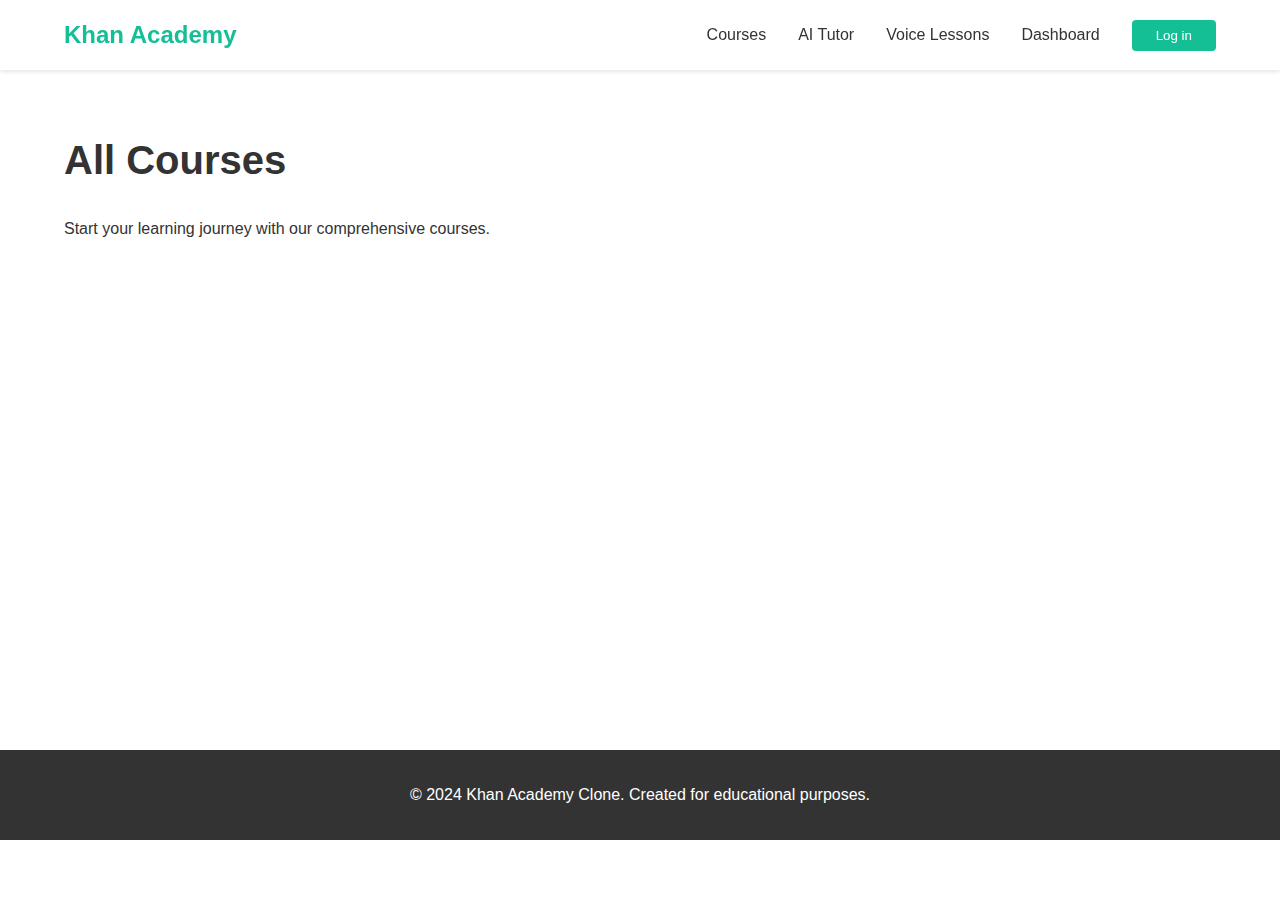
<file: courses.html>
<!DOCTYPE html>
<html lang="en">
<head>
    <meta charset="UTF-8">
    <meta name="viewport" content="width=device-width, initial-scale=1.0">
    <title>Courses - Khan Academy Clone</title>
    <link rel="stylesheet" href="styles.css">
</head>
<body>
    <nav class="navbar">
        <div class="logo">
            <a href="index.html">Khan Academy</a>
        </div>
        <div class="nav-links">
            <a href="courses.html" class="active">Courses</a>
            <a href="ai-tutor.html">AI Tutor</a>
            <a href="voice-lessons.html">Voice Lessons</a>
            <a href="dashboard.html">Dashboard</a>
            <button class="login-btn" onclick="location.href='login.html'">Log in</button>
        </div>
    </nav>

    <div class="page-content">
        <h1>All Courses</h1>
        <p>Start your learning journey with our comprehensive courses.</p>
        <!-- Course content will go here -->
    </div>

    <footer>
        <p>&copy; 2024 Khan Academy Clone. Created for educational purposes.</p>
    </footer>
</body>
</html>
</file>
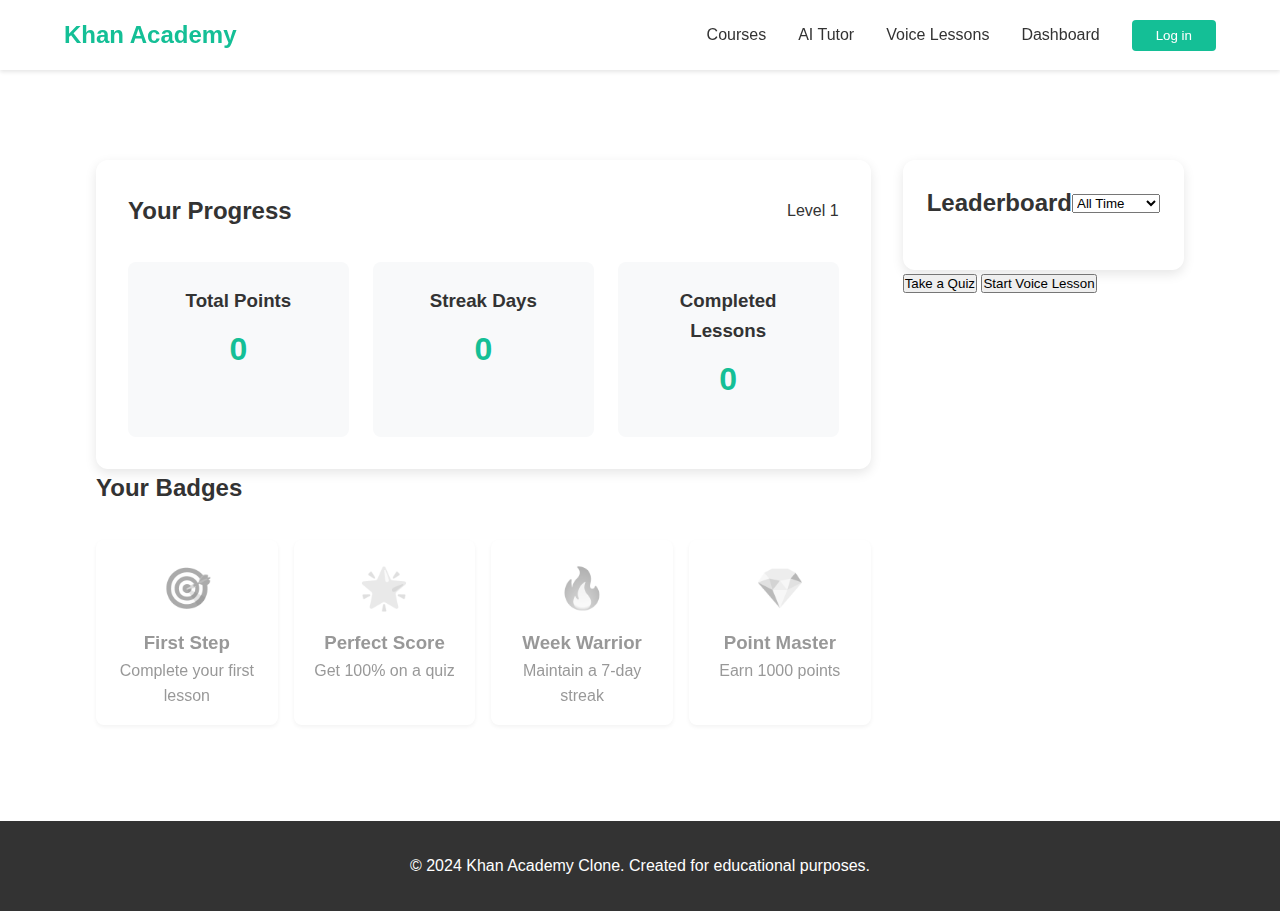
<file: dashboard.html>
<!DOCTYPE html>
<html lang="en">
<head>
    <meta charset="UTF-8">
    <meta name="viewport" content="width=device-width, initial-scale=1.0">
    <title>Learning Dashboard - Khan Academy</title>
    <link rel="stylesheet" href="styles.css">
</head>
<body>
    <nav class="navbar">
        <div class="logo">
            <a href="index.html">Khan Academy</a>
        </div>
        <div class="nav-links">
            <a href="courses.html">Courses</a>
            <a href="ai-tutor.html">AI Tutor</a>
            <a href="voice-lessons.html">Voice Lessons</a>
            <a href="dashboard.html" class="active">Dashboard</a>
            <button class="login-btn" onclick="location.href='login.html'">Log in</button>
        </div>
    </nav>

    <div class="page-content">
        <div class="dashboard-container">
            <!-- Main Content Section -->
            <div class="main-content">
                <!-- Progress Section -->
                <div class="progress-section">
                    <div class="progress-header">
                        <h2>Your Progress</h2>
                        <div class="level-display">Level <span id="userLevel">1</span></div>
                    </div>
                    <div class="progress-stats">
                        <div class="stat-card">
                            <h3>Total Points</h3>
                            <div class="stat-value" id="totalPoints">0</div>
                        </div>
                        <div class="stat-card">
                            <h3>Streak Days</h3>
                            <div class="stat-value" id="streakDays">0</div>
                        </div>
                        <div class="stat-card">
                            <h3>Completed Lessons</h3>
                            <div class="stat-value" id="completedLessons">0</div>
                        </div>
                    </div>
                </div>

                <!-- Quiz Section -->
                <div class="quiz-container" id="quizContainer" style="display: none;">
                    <div class="quiz-header">
                        <h2>AI-Generated Quiz</h2>
                        <div class="quiz-progress">
                            Question <span id="currentQuestion">1</span>/<span id="totalQuestions">5</span>
                        </div>
                    </div>
                    <div class="quiz-content">
                        <div class="quiz-question" id="questionText"></div>
                        <div class="quiz-options" id="optionsContainer"></div>
                        <div class="quiz-feedback" id="feedback"></div>
                        <button class="next-btn" id="nextQuestion" style="display: none;">Next Question</button>
                    </div>
                </div>

                <!-- Badges Section -->
                <div class="badges-section">
                    <h2>Your Badges</h2>
                    <div class="badges-container" id="badgesContainer">
                        <!-- Badges will be dynamically added here -->
                    </div>
                </div>
            </div>

            <!-- Sidebar -->
            <div class="sidebar">
                <!-- Leaderboard Section -->
                <div class="leaderboard-section">
                    <div class="leaderboard-header">
                        <h2>Leaderboard</h2>
                        <select id="leaderboardFilter">
                            <option value="all">All Time</option>
                            <option value="weekly">This Week</option>
                            <option value="monthly">This Month</option>
                        </select>
                    </div>
                    <ul class="leaderboard-list" id="leaderboardList">
                        <!-- Leaderboard entries will be dynamically added here -->
                    </ul>
                </div>

                <!-- Quick Actions -->
                <div class="quick-actions">
                    <button class="action-btn" onclick="startQuiz()">Take a Quiz</button>
                    <button class="action-btn" onclick="location.href='voice-lessons.html'">Start Voice Lesson</button>
                </div>
            </div>
        </div>
    </div>

    <footer>
        <p>&copy; 2024 Khan Academy Clone. Created for educational purposes.</p>
    </footer>

    <script src="quiz-generator.js"></script>
    <script src="learning-dashboard.js"></script>
    <script>
        // Initialize dashboard with a sample user ID
        const dashboard = new LearningDashboard('user123');
        const quizGenerator = new QuizGenerator();

        // Update dashboard UI
        function updateDashboard() {
            document.getElementById('userLevel').textContent = dashboard.progress.level;
            document.getElementById('totalPoints').textContent = dashboard.progress.totalPoints;
            document.getElementById('streakDays').textContent = dashboard.progress.streakDays;
            document.getElementById('completedLessons').textContent = dashboard.progress.completedLessons.length;
            
            // Update badges
            const badgesContainer = document.getElementById('badgesContainer');
            badgesContainer.innerHTML = '';
            
            dashboard.badges.available.forEach(badge => {
                const isEarned = dashboard.badges.earned.some(earned => earned.id === badge.id);
                const badgeCard = document.createElement('div');
                badgeCard.className = `badge-card ${isEarned ? '' : 'badge-locked'}`;
                badgeCard.innerHTML = `
                    <div class="badge-icon">${badge.icon}</div>
                    <h3>${badge.name}</h3>
                    <p>${badge.description}</p>
                `;
                badgesContainer.appendChild(badgeCard);
            });
            
            // Update leaderboard
            const leaderboardList = document.getElementById('leaderboardList');
            leaderboardList.innerHTML = '';
            
            dashboard.leaderboard.slice(0, 10).forEach((entry, index) => {
                const li = document.createElement('li');
                li.className = 'leaderboard-item';
                li.innerHTML = `
                    <div class="leaderboard-rank">${index + 1}</div>
                    <div class="leaderboard-info">
                        <div class="leaderboard-name">User ${entry.userId}</div>
                        <div class="leaderboard-points">${entry.points} points</div>
                    </div>
                `;
                leaderboardList.appendChild(li);
            });
        }
        
        // Start a quiz
        function startQuiz() {
            const quizContainer = document.getElementById('quizContainer');
            const questions = quizGenerator.generateQuiz('algebra', 'medium', 5);
            let currentQuestionIndex = 0;
            
            function showQuestion(index) {
                const question = questions[index];
                document.getElementById('currentQuestion').textContent = index + 1;
                document.getElementById('totalQuestions').textContent = questions.length;
                document.getElementById('questionText').textContent = question.question;
                
                const optionsContainer = document.getElementById('optionsContainer');
                optionsContainer.innerHTML = '';
                
                if (question.type === 'multiple-choice') {
                    question.options.forEach(option => {
                        const button = document.createElement('button');
                        button.className = 'quiz-option';
                        button.textContent = option;
                        button.onclick = () => checkAnswer(option);
                        optionsContainer.appendChild(button);
                    });
                } else if (question.type === 'fill-in-blank') {
                    const input = document.createElement('input');
                    input.type = 'text';
                    input.className = 'quiz-input';
                    input.placeholder = 'Enter your answer';
                    const submitBtn = document.createElement('button');
                    submitBtn.className = 'quiz-submit';
                    submitBtn.textContent = 'Submit';
                    submitBtn.onclick = () => checkAnswer(input.value);
                    optionsContainer.appendChild(input);
                    optionsContainer.appendChild(submitBtn);
                }
            }
            
            function checkAnswer(userAnswer) {
                const question = questions[currentQuestionIndex];
                const result = quizGenerator.checkAnswer(question, userAnswer);
                const feedback = document.getElementById('feedback');
                
                feedback.className = `quiz-feedback ${result.correct ? 'correct' : 'incorrect'}`;
                feedback.innerHTML = `
                    <p>${result.correct ? 'Correct!' : 'Incorrect.'}</p>
                    <p>${result.explanation}</p>
                `;
                feedback.style.display = 'block';
                
                // Update points
                if (result.correct) {
                    dashboard.updateProgress(result.points);
                    updateDashboard();
                }
                
                // Show next button or end quiz
                const nextBtn = document.getElementById('nextQuestion');
                nextBtn.style.display = 'block';
                nextBtn.onclick = () => {
                    currentQuestionIndex++;
                    if (currentQuestionIndex < questions.length) {
                        showQuestion(currentQuestionIndex);
                        feedback.style.display = 'none';
                        nextBtn.style.display = 'none';
                    } else {
                        quizContainer.style.display = 'none';
                        alert('Quiz completed! Check your updated progress.');
                    }
                };
            }
            
            // Start the quiz
            quizContainer.style.display = 'block';
            showQuestion(currentQuestionIndex);
        }
        
        // Initial dashboard update
        updateDashboard();
    </script>
</body>
</html>
</file>
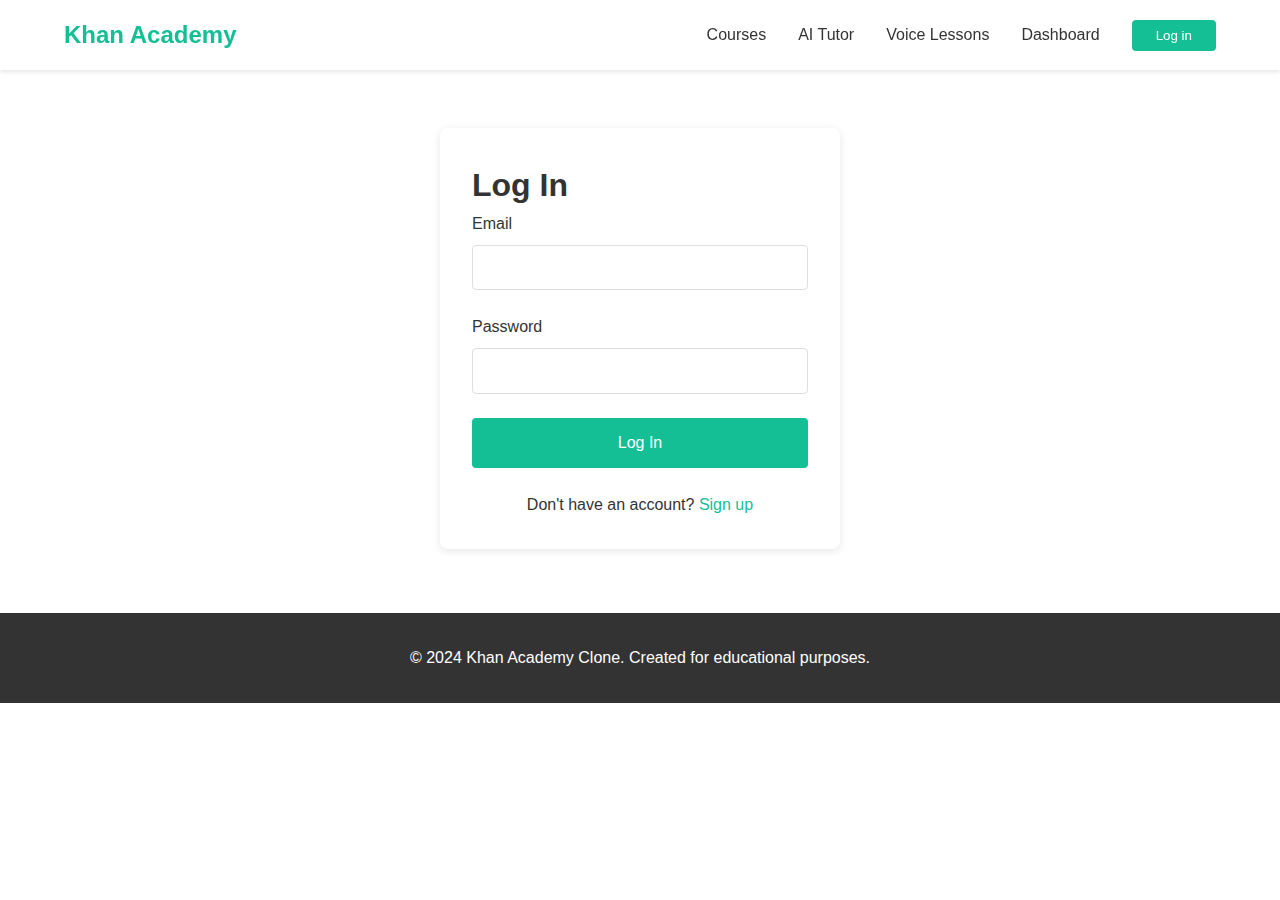
<file: login.html>
<!DOCTYPE html>
<html lang="en">
<head>
    <meta charset="UTF-8">
    <meta name="viewport" content="width=device-width, initial-scale=1.0">
    <title>Login - Khan Academy Clone</title>
    <link rel="stylesheet" href="styles.css">
</head>
<body>
    <nav class="navbar">
        <div class="logo">
            <a href="index.html">Khan Academy</a>
        </div>
        <div class="nav-links">
            <a href="courses.html">Courses</a>
            <a href="ai-tutor.html">AI Tutor</a>
            <a href="voice-lessons.html">Voice Lessons</a>
            <a href="dashboard.html">Dashboard</a>
            <button class="login-btn active" onclick="location.href='login.html'">Log in</button>
        </div>
    </nav>

    <div class="login-container">
        <h1>Log In</h1>
        <form class="login-form">
            <div class="form-group">
                <label for="email">Email</label>
                <input type="email" id="email" required>
            </div>
            <div class="form-group">
                <label for="password">Password</label>
                <input type="password" id="password" required>
            </div>
            <button type="submit" class="login-submit-btn">Log In</button>
        </form>
        <p class="signup-link">Don't have an account? <a href="#">Sign up</a></p>
    </div>

    <footer>
        <p>&copy; 2024 Khan Academy Clone. Created for educational purposes.</p>
    </footer>
</body>
</html>
</file>
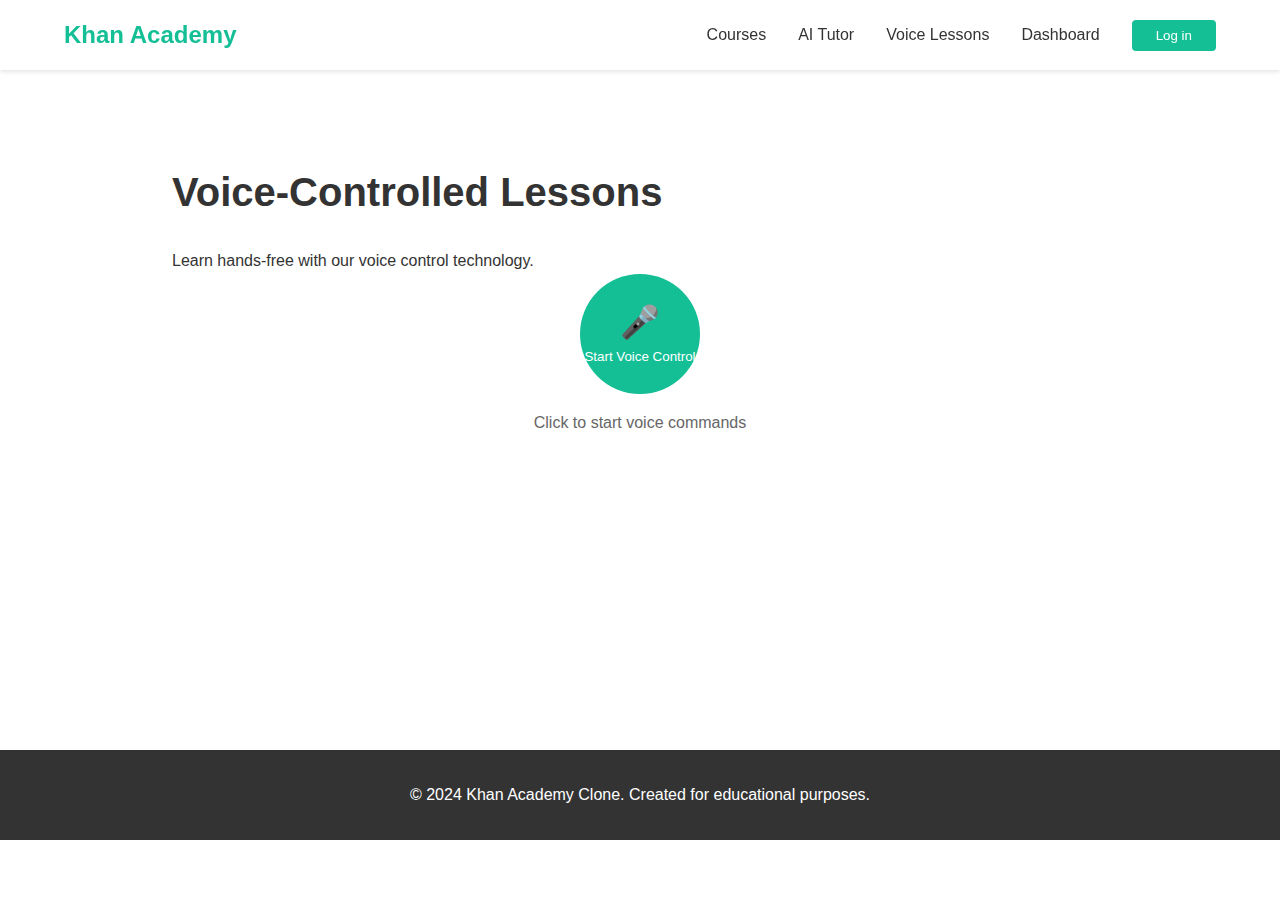
<file: voice-lessons.html>
<!DOCTYPE html>
<html lang="en">
<head>
    <meta charset="UTF-8">
    <meta name="viewport" content="width=device-width, initial-scale=1.0">
    <title>Voice Lessons - Khan Academy</title>
    <link rel="stylesheet" href="styles.css">
</head>
<body>
    <nav class="navbar">
        <div class="logo">
            <a href="index.html">Khan Academy</a>
        </div>
        <div class="nav-links">
            <a href="courses.html">Courses</a>
            <a href="ai-tutor.html">AI Tutor</a>
            <a href="voice-lessons.html" class="active">Voice Lessons</a>
            <a href="dashboard.html">Dashboard</a>
            <button class="login-btn" onclick="location.href='login.html'">Log in</button>
        </div>
    </nav>

    <div class="page-content">
        <div class="voice-control-container">
            <h1>Voice-Controlled Lessons</h1>
            <p>Learn hands-free with our voice control technology.</p>
            
            <div class="voice-demo">
                <button class="mic-button" id="micButton">
                    <span class="mic-icon">🎤</span>
                    <span class="mic-text">Start Voice Control</span>
                </button>
                <div class="voice-status" id="voiceStatus">Click to start voice commands</div>
            </div>

            <!-- Lesson Container -->
            <div class="lesson-container" id="lessonContainer" style="display: none;">
                <div class="lesson-header">
                    <h2>Algebra Lesson: Introduction to Variables</h2>
                    <div class="lesson-stats">
                        <div class="progress-bar">
                            <div class="progress" id="lessonProgress"></div>
                        </div>
                        <div class="lesson-progress">
                            <span id="currentSlide">1</span>/<span id="totalSlides">5</span>
                        </div>
                        <div class="points-counter">
                            Points: <span id="pointsEarned">0</span>
                        </div>
                    </div>
                </div>

                <div class="lesson-slides">
                    <div class="slide" data-slide="1">
                        <div class="slide-content">
                            <h3>What are Variables?</h3>
                            <p>Variables are symbols (usually letters) that represent numbers or other mathematical objects.</p>
                            <div class="interactive-demo">
                                <div class="variable-box" draggable="true" data-value="x">x</div>
                                <div class="variable-box" draggable="true" data-value="y">y</div>
                                <div class="equation-builder">
                                    <div class="dropzone">Drag variables here: __ + 5 = 12</div>
                                </div>
                            </div>
                        </div>
                    </div>

                    <div class="slide" data-slide="2" style="display: none;">
                        <div class="slide-content">
                            <h3>Using Variables</h3>
                            <p>We use variables to solve problems where some values are unknown.</p>
                            <div class="interactive-quiz">
                                <p class="question">What does x equal in: x + 5 = 12?</p>
                                <div class="options">
                                    <button class="option" data-correct="false">5</button>
                                    <button class="option" data-correct="true">7</button>
                                    <button class="option" data-correct="false">12</button>
                                    <button class="option" data-correct="false">17</button>
                                </div>
                                <div class="feedback" style="display: none;"></div>
                            </div>
                        </div>
                    </div>

                    <div class="slide" data-slide="3" style="display: none;">
                        <div class="slide-content">
                            <h3>Solving Step by Step</h3>
                            <div class="interactive-steps">
                                <div class="step" data-step="1">
                                    <span class="step-number">1</span>
                                    <div class="step-content">x + 5 = 12</div>
                                </div>
                                <div class="step" data-step="2">
                                    <span class="step-number">2</span>
                                    <div class="step-content">x = 12 - 5</div>
                                </div>
                                <div class="step" data-step="3">
                                    <span class="step-number">3</span>
                                    <div class="step-content">x = 7</div>
                                </div>
                                <button class="animate-steps">Watch Solution</button>
                            </div>
                        </div>
                    </div>

                    <div class="slide" data-slide="4" style="display: none;">
                        <div class="slide-content">
                            <h3>Practice Problem</h3>
                            <div class="interactive-practice">
                                <p>Solve: y - 3 = 8</p>
                                <div class="solution-steps">
                                    <input type="number" class="step-input" placeholder="Enter y value">
                                    <button class="check-answer">Check Answer</button>
                                </div>
                                <div class="practice-feedback"></div>
                                <div class="hint-system">
                                    <button class="hint-btn">Need a hint?</button>
                                    <div class="hints" style="display: none;">
                                        <p>1. Add 3 to both sides</p>
                                        <p>2. y = 8 + 3</p>
                                    </div>
                                </div>
                            </div>
                        </div>
                    </div>

                    <div class="slide" data-slide="5" style="display: none;">
                        <div class="slide-content">
                            <h3>Final Challenge</h3>
                            <div class="challenge-section">
                                <div class="equation-matcher">
                                    <p>Match each equation with its solution:</p>
                                    <div class="matching-game">
                                        <div class="equation" draggable="true" data-pair="1">x + 2 = 9</div>
                                        <div class="solution" data-pair="1">x = 7</div>
                                        <div class="equation" draggable="true" data-pair="2">y - 5 = 10</div>
                                        <div class="solution" data-pair="2">y = 15</div>
                                    </div>
                                </div>
                                <button class="complete-lesson">Complete Lesson</button>
                            </div>
                        </div>
                    </div>
                </div>

                <div class="lesson-controls">
                    <button id="prevSlide" disabled>Previous</button>
                    <button id="nextSlide">Next</button>
                </div>
            </div>
        </div>
    </div>

    <!-- Video Suggestions Section -->
    <div class="video-suggestions" id="videoSuggestions" style="display: none;">
        <h2>Suggested Videos</h2>
        <div class="video-grid" id="videoGrid">
            <!-- Videos will be dynamically added here -->
        </div>
    </div>

    <footer>
        <p>&copy; 2024 Khan Academy Clone. Created for educational purposes.</p>
    </footer>

    <script src="voice-control.js"></script>
    <script src="video-suggestions.js"></script>
</body>
</html>
</file>
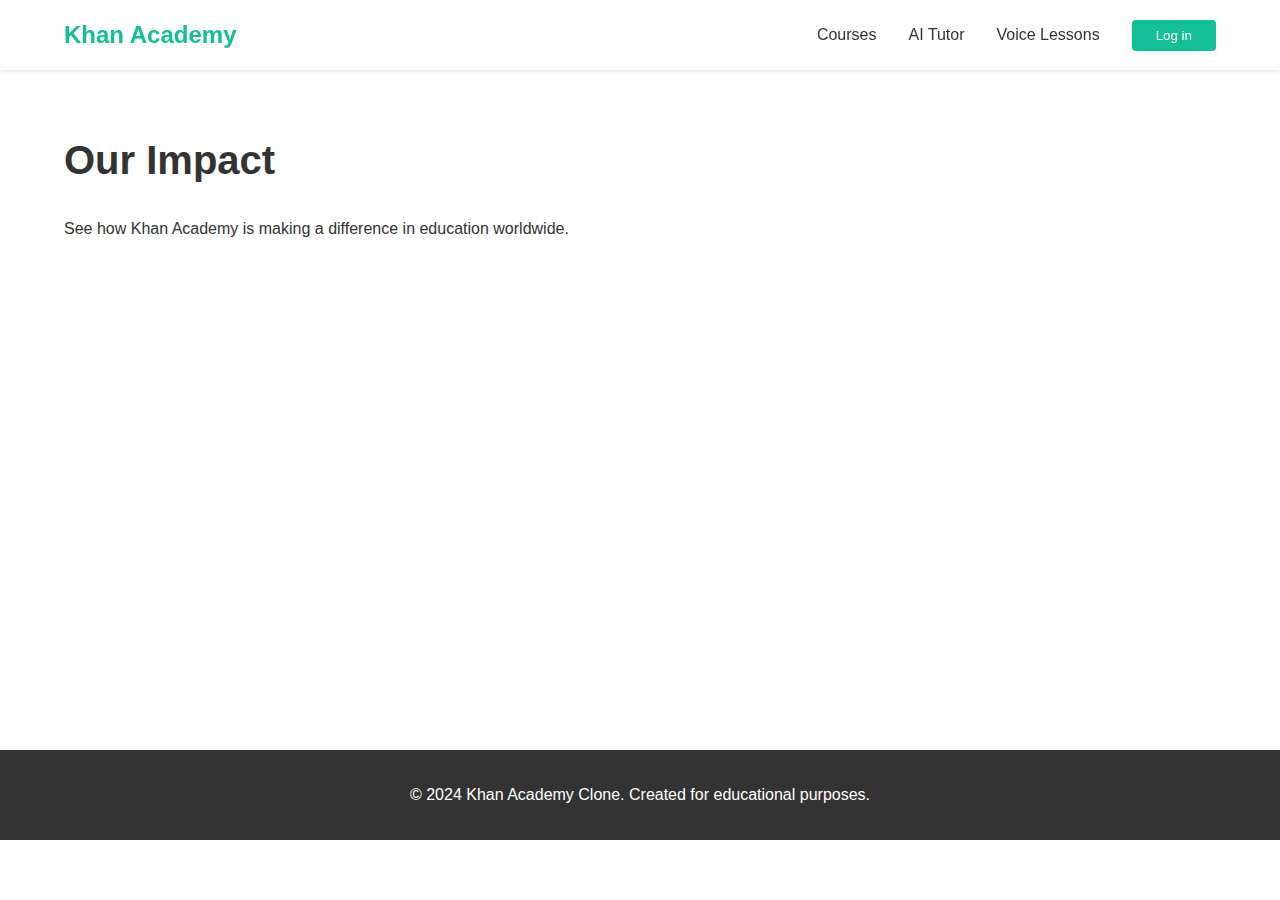
<file: pages/impact.html>
<!DOCTYPE html>
<html lang="en">
<head>
    <meta charset="UTF-8">
    <meta name="viewport" content="width=device-width, initial-scale=1.0">
    <title>Impact - Khan Academy</title>
    <link rel="stylesheet" href="../styles.css">
</head>
<body>
    <nav class="navbar">
        <div class="logo">
            <a href="../index.html">Khan Academy</a>
        </div>
        <div class="nav-links">
            <a href="../courses.html">Courses</a>
            <a href="../ai-tutor.html">AI Tutor</a>
            <a href="../voice-lessons.html">Voice Lessons</a>
            <button class="login-btn" onclick="location.href='../login.html'">Log in</button>
        </div>
    </nav>

    <div class="page-content">
        <h1>Our Impact</h1>
        <p>See how Khan Academy is making a difference in education worldwide.</p>
        <!-- Content will go here -->
    </div>

    <footer>
        <p>&copy; 2024 Khan Academy Clone. Created for educational purposes.</p>
    </footer>
</body>
</html>
</file>
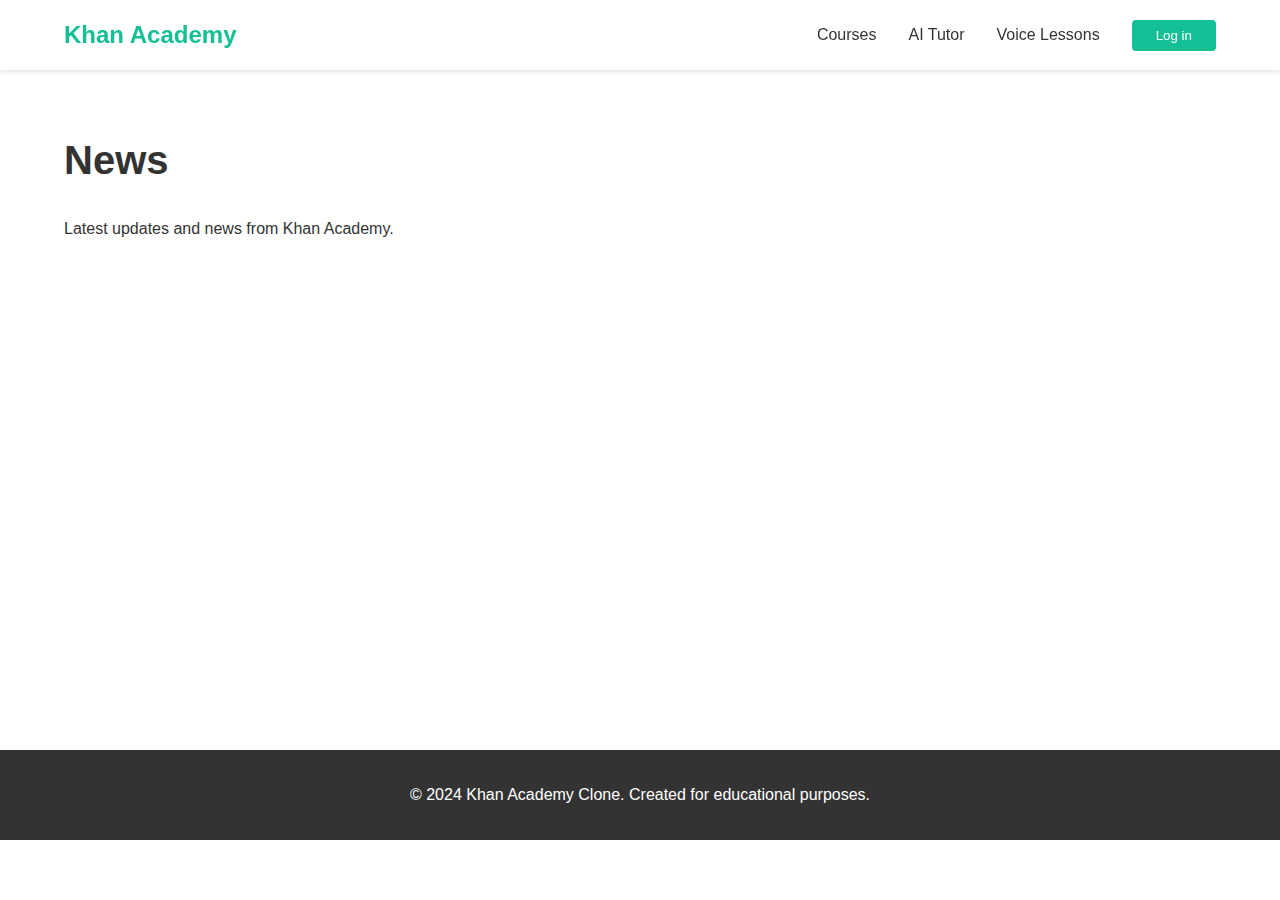
<file: pages/news.html>
<!DOCTYPE html>
<html lang="en">
<head>
    <meta charset="UTF-8">
    <meta name="viewport" content="width=device-width, initial-scale=1.0">
    <title>News - Khan Academy</title>
    <link rel="stylesheet" href="../styles.css">
</head>
<body>
    <nav class="navbar">
        <div class="logo">
            <a href="../index.html">Khan Academy</a>
        </div>
        <div class="nav-links">
            <a href="../courses.html">Courses</a>
            <a href="../ai-tutor.html">AI Tutor</a>
            <a href="../voice-lessons.html">Voice Lessons</a>
            <button class="login-btn" onclick="location.href='../login.html'">Log in</button>
        </div>
    </nav>

    <div class="page-content">
        <h1>News</h1>
        <p>Latest updates and news from Khan Academy.</p>
        <!-- Content will go here -->
    </div>

    <footer>
        <p>&copy; 2024 Khan Academy Clone. Created for educational purposes.</p>
    </footer>
</body>
</html>
</file>
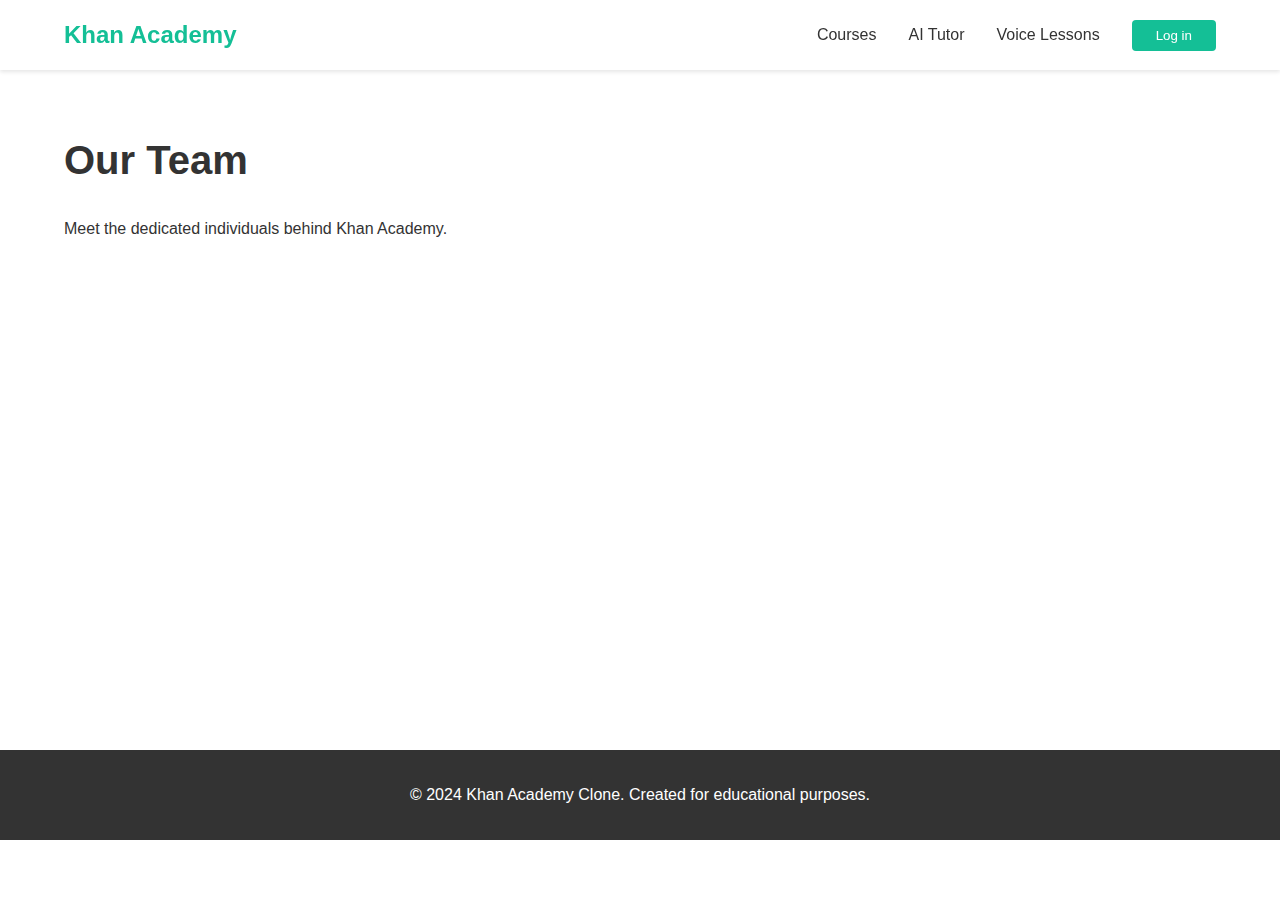
<file: pages/our-team.html>
<!DOCTYPE html>
<html lang="en">
<head>
    <meta charset="UTF-8">
    <meta name="viewport" content="width=device-width, initial-scale=1.0">
    <title>Our Team - Khan Academy</title>
    <link rel="stylesheet" href="../styles.css">
</head>
<body>
    <nav class="navbar">
        <div class="logo">
            <a href="../index.html">Khan Academy</a>
        </div>
        <div class="nav-links">
            <a href="../courses.html">Courses</a>
            <a href="../ai-tutor.html">AI Tutor</a>
            <a href="../voice-lessons.html">Voice Lessons</a>
            <button class="login-btn" onclick="location.href='../login.html'">Log in</button>
        </div>
    </nav>

    <div class="page-content">
        <h1>Our Team</h1>
        <p>Meet the dedicated individuals behind Khan Academy.</p>
        <!-- Content will go here -->
    </div>

    <footer>
        <p>&copy; 2024 Khan Academy Clone. Created for educational purposes.</p>
    </footer>
</body>
</html>
</file>
<file: styles.css>
/* Reset and base styles */
* {
    margin: 0;
    padding: 0;
    box-sizing: border-box;
}

body {
    font-family: Arial, sans-serif;
    line-height: 1.6;
    color: #333;
}

/* Navigation Bar */
.navbar {
    display: flex;
    justify-content: space-between;
    align-items: center;
    padding: 1rem 5%;
    background-color: white;
    box-shadow: 0 2px 4px rgba(0,0,0,0.1);
    position: fixed;
    width: 100%;
    top: 0;
    z-index: 1000;
}

.logo {
    font-size: 1.5rem;
    font-weight: bold;
    color: #14BF96;
}

.nav-links {
    display: flex;
    gap: 2rem;
    align-items: center;
}

.nav-links a {
    text-decoration: none;
    color: #333;
    font-weight: 500;
}

.login-btn {
    padding: 0.5rem 1.5rem;
    background-color: #14BF96;
    color: white;
    border: none;
    border-radius: 4px;
    cursor: pointer;
}

/* Hero Section */
.hero {
    display: flex;
    justify-content: space-between;
    align-items: center;
    padding: 8rem 5% 4rem;
    background: linear-gradient(180deg, #14BF96 0%, #0D8C6E 100%);
    color: white;
    min-height: 80vh;
}

.hero-content {
    flex: 1;
    max-width: 600px;
}

.hero h1 {
    font-size: 3.5rem;
    margin-bottom: 1.5rem;
}

.hero p {
    font-size: 1.5rem;
    margin-bottom: 2rem;
}

.start-btn {
    padding: 1rem 2rem;
    font-size: 1.2rem;
    background-color: white;
    color: #14BF96;
    border: none;
    border-radius: 4px;
    cursor: pointer;
}

.hero-image {
    flex: 1;
    display: flex;
    justify-content: center;
    align-items: center;
    max-width: 600px;
    position: relative;
    padding: 2rem;
}

.hero-image img {
    width: 500px;
    height: 500px;
    object-fit: cover;
    border-radius: 50%;
    box-shadow: 
        0 10px 30px rgba(0, 0, 0, 0.3),
        0 0 0 15px rgba(255, 255, 255, 0.2),
        0 0 0 30px rgba(255, 255, 255, 0.1);
    transition: all 0.4s ease;
}

.hero-image img:hover {
    transform: translateY(-10px);
    box-shadow: 
        0 15px 40px rgba(0, 0, 0, 0.4),
        0 0 0 20px rgba(255, 255, 255, 0.3),
        0 0 0 40px rgba(255, 255, 255, 0.15);
}

/* Courses Section */
.courses {
    padding: 4rem 5%;
    background-color: #f7f7f7;
}

.courses h2 {
    text-align: center;
    margin-bottom: 3rem;
    font-size: 2.5rem;
}

.course-grid {
    display: grid;
    grid-template-columns: repeat(auto-fit, minmax(300px, 1fr));
    gap: 2rem;
}

.course-card {
    background: white;
    border-radius: 8px;
    overflow: hidden;
    box-shadow: 0 2px 8px rgba(0,0,0,0.1);
    transition: transform 0.3s ease;
}

.course-card:hover {
    transform: translateY(-5px);
}

.course-card img {
    width: 100%;
    height: 200px;
    object-fit: cover;
}

.course-card h3 {
    padding: 1rem;
    font-size: 1.5rem;
}

.course-card p {
    padding: 0 1rem;
    margin-bottom: 1rem;
}

.course-card button {
    margin: 1rem;
    padding: 0.8rem 1.5rem;
    background-color: #14BF96;
    color: white;
    border: none;
    border-radius: 4px;
    cursor: pointer;
    width: calc(100% - 2rem);
}

/* AI Tutor Section */
.ai-tutor {
    padding: 4rem 5%;
}

.ai-tutor h2 {
    text-align: center;
    margin-bottom: 3rem;
    font-size: 2.5rem;
}

.tutor-container {
    display: flex;
    gap: 2rem;
    align-items: flex-start;
}

.chat-demo {
    flex: 1;
    background: white;
    border-radius: 8px;
    box-shadow: 0 2px 8px rgba(0,0,0,0.1);
    overflow: hidden;
}

.chat-messages {
    height: 300px;
    padding: 1rem;
    overflow-y: auto;
}

.message {
    margin-bottom: 1rem;
    padding: 0.8rem;
    border-radius: 8px;
    max-width: 80%;
}

.message.ai {
    background-color: #f0f0f0;
    margin-right: auto;
}

.message.user {
    background-color: #14BF96;
    color: white;
    margin-left: auto;
}

.chat-input {
    display: flex;
    padding: 1rem;
    gap: 1rem;
    border-top: 1px solid #eee;
}

.chat-input input {
    flex: 1;
    padding: 0.8rem;
    border: 1px solid #ddd;
    border-radius: 4px;
}

.chat-input button {
    padding: 0.8rem 1.5rem;
    background-color: #14BF96;
    color: white;
    border: none;
    border-radius: 4px;
    cursor: pointer;
}

.tutor-info {
    flex: 1;
    padding: 2rem;
}

/* Voice Lessons Section */
.voice-lessons {
    padding: 4rem 5%;
    background-color: #f7f7f7;
}

.voice-lessons h2 {
    text-align: center;
    margin-bottom: 3rem;
    font-size: 2.5rem;
}

.voice-container {
    display: flex;
    gap: 2rem;
    align-items: center;
}

.voice-demo {
    flex: 1;
    display: flex;
    flex-direction: column;
    align-items: center;
    gap: 1rem;
}

.mic-button {
    width: 120px;
    height: 120px;
    border-radius: 50%;
    background-color: #14BF96;
    border: none;
    color: white;
    cursor: pointer;
    display: flex;
    flex-direction: column;
    align-items: center;
    justify-content: center;
    gap: 0.5rem;
}

.mic-icon {
    font-size: 2rem;
}

.voice-status {
    text-align: center;
    color: #666;
}

.voice-info {
    flex: 1;
}

.voice-commands {
    list-style: none;
    margin-top: 1rem;
}

.voice-commands li {
    padding: 0.5rem 0;
    color: #666;
}

/* Footer */
footer {
    text-align: center;
    padding: 2rem;
    background-color: #333;
    color: white;
}

/* Responsive Design */
@media (max-width: 768px) {
    .hero {
        flex-direction: column;
        text-align: center;
        padding-top: 6rem;
    }

    .hero-content {
        margin-bottom: 2rem;
    }

    .tutor-container,
    .voice-container {
        flex-direction: column;
    }

    .nav-links {
        display: none;
    }
}

/* Logo Link Styles */
.logo a {
    text-decoration: none;
    color: #14BF96;
}

/* Page Content Styles */
.page-content {
    padding: 8rem 5% 4rem;
    min-height: calc(100vh - 150px);
}

.page-content h1 {
    font-size: 2.5rem;
    margin-bottom: 1.5rem;
    color: #333;
}

/* Login Page Styles */
.login-container {
    max-width: 400px;
    margin: 8rem auto 4rem;
    padding: 2rem;
    background: white;
    border-radius: 8px;
    box-shadow: 0 2px 8px rgba(0,0,0,0.1);
}

.login-form {
    display: flex;
    flex-direction: column;
    gap: 1.5rem;
}

.form-group {
    display: flex;
    flex-direction: column;
    gap: 0.5rem;
}

.form-group label {
    font-weight: 500;
    color: #333;
}

.form-group input {
    padding: 0.8rem;
    border: 1px solid #ddd;
    border-radius: 4px;
    font-size: 1rem;
}

.login-submit-btn {
    padding: 1rem;
    background-color: #14BF96;
    color: white;
    border: none;
    border-radius: 4px;
    cursor: pointer;
    font-size: 1rem;
    font-weight: 500;
}

.signup-link {
    text-align: center;
    margin-top: 1.5rem;
}

.signup-link a {
    color: #14BF96;
    text-decoration: none;
}

/* Additional Button Styles */
.try-tutor-btn,
.try-voice-btn {
    display: inline-block;
    padding: 0.9rem 1.5rem;
    background-color: #14BF96;
    color: white;
    border: none;
    border-radius: 5px;
    cursor: pointer;
    margin-top: 1rem;
    font-size: 1rem;
}

/* Hover Effects */
.login-submit-btn:hover,
.try-tutor-btn:hover,
.try-voice-btn:hover {
    background-color: #0D8C6E;
}

.signup-link a:hover {
    text-decoration: underline;
}

/* Accessibility Improvements */
button:focus,
input:focus,
a:focus {
    outline: 2px solid #1A73E8;
    outline-offset: 2px;
}

/* Add these to the existing media queries */
@media (max-width: 768px) {
    .login-container {
        margin: 6rem 1rem 2rem;
    }
    
    .page-content {
        padding: 6rem 1rem 2rem;
    }
}

/* Subjects Container Styles */
.subjects-container {
    display: grid;
    grid-template-columns: repeat(auto-fit, minmax(300px, 1fr));
    gap: 2rem;
    padding: 2rem 0;
}

.subject-section {
    background: white;
    border-radius: 8px;
    box-shadow: 0 2px 8px rgba(0,0,0,0.1);
    overflow: hidden;
}

.subject-header {
    display: flex;
    align-items: center;
    padding: 1rem;
    background-color: #f8f9fa;
    border-bottom: 1px solid #eee;
    cursor: pointer;
}

.subject-icon {
    width: 40px;
    height: 40px;
    margin-right: 1rem;
    border-radius: 50%;
}

.subject-header h3 {
    flex: 1;
    margin: 0;
    font-size: 1.2rem;
    color: #333;
}

.expand-btn {
    background: none;
    border: none;
    font-size: 1rem;
    color: #666;
    cursor: pointer;
    transition: transform 0.3s ease;
}

.expand-btn.active {
    transform: rotate(180deg);
}

.class-list {
    padding: 1.5rem;
    display: flex;
    flex-direction: column;
    gap: 0.5rem;
    max-height: 0;
    overflow: hidden;
    transition: max-height 0.3s ease;
}

.class-list.active {
    max-height: 1000px;
}

.class-list a {
    text-decoration: none;
    color: #333;
    padding: 0.5rem;
    border-radius: 4px;
    transition: background-color 0.2s ease;
}

.class-list a:hover {
    background-color: #f0f8f6;
    color: #14BF96;
    transform: translateX(5px);
    transition: all 0.2s ease;
}

/* Subject subsection styles */
.class-list h4 {
    color: #666;
    font-size: 1rem;
    margin: 1rem 0 0.5rem;
    padding-top: 0.5rem;
    border-top: 1px solid #eee;
}

.class-list h4:first-child {
    margin-top: 0;
    padding-top: 0;
    border-top: none;
}

/* Responsive adjustments for subjects container */
@media (max-width: 768px) {
    .subjects-container {
        grid-template-columns: 1fr;
        padding: 1rem;
    }
}

/* Why Khan Academy Works Section */
.why-it-works {
    padding: 6rem 5%;
    background-color: #fff;
    text-align: center;
}

.why-it-works h2 {
    font-size: 2.8rem;
    color: #2d3b45;
    margin-bottom: 4rem;
    font-weight: bold;
}

.features-container {
    display: grid;
    grid-template-columns: repeat(3, 1fr);
    gap: 3rem;
    max-width: 1200px;
    margin: 0 auto;
}

.feature {
    display: flex;
    flex-direction: column;
    align-items: center;
    padding: 2rem;
}

.feature-icon {
    width: 80px;
    height: 80px;
    margin-bottom: 1.5rem;
    display: flex;
    align-items: center;
    justify-content: center;
}

.feature-icon img {
    width: 100%;
    height: 100%;
    object-fit: contain;
}

.feature h3 {
    font-size: 1.5rem;
    color: #2d3b45;
    margin-bottom: 1rem;
    font-weight: 600;
}

.feature p {
    font-size: 1.1rem;
    color: #3b3e40;
    line-height: 1.6;
}

/* Responsive design for features */
@media (max-width: 968px) {
    .features-container {
        grid-template-columns: 1fr;
        gap: 2rem;
    }

    .feature {
        max-width: 500px;
        margin: 0 auto;
    }

    .why-it-works h2 {
        font-size: 2.2rem;
    }
}

/* Key Supporters Section */
.key-supporters {
    padding: 4rem 5%;
    text-align: center;
    background-color: #fff;
}

.key-supporters h2 {
    font-size: 2.5rem;
    color: #2d3b45;
    margin-bottom: 3rem;
}

.supporters-grid {
    display: grid;
    grid-template-columns: repeat(4, 1fr);
    gap: 2rem;
    max-width: 1200px;
    margin: 0 auto;
}

.supporter {
    display: flex;
    align-items: center;
    justify-content: center;
    padding: 1rem;
}

.supporter img {
    max-width: 100%;
    height: auto;
    filter: grayscale(100%);
    opacity: 0.7;
    transition: all 0.3s ease;
}

.supporter img:hover {
    filter: grayscale(0);
    opacity: 1;
}

/* Main Footer */
.main-footer {
    background-color: #0a2a66;
    color: white;
    padding: 4rem 5% 2rem;
}

.footer-content {
    max-width: 1200px;
    margin: 0 auto;
    display: grid;
    grid-template-columns: 1fr;
    gap: 3rem;
}

.mission-section {
    text-align: center;
    margin-bottom: 2rem;
}

.mission {
    font-size: 1.8rem;
    margin-bottom: 1rem;
    line-height: 1.4;
}

.nonprofit {
    font-size: 1.1rem;
    color: rgba(255, 255, 255, 0.8);
}

.donate-link, .volunteer-link {
    color: #72d4e4;
    text-decoration: none;
    font-weight: 500;
}

.donate-link:hover, .volunteer-link:hover {
    text-decoration: underline;
}

.footer-links {
    display: grid;
    grid-template-columns: repeat(3, 1fr);
    gap: 2rem;
}

.footer-column h3 {
    color: white;
    font-size: 1.2rem;
    margin-bottom: 1rem;
    font-weight: 500;
}

.footer-column ul {
    list-style: none;
    padding: 0;
}

.footer-column ul li {
    margin-bottom: 0.5rem;
}

.footer-column ul li a {
    color: rgba(255, 255, 255, 0.8);
    text-decoration: none;
    font-size: 0.95rem;
    transition: color 0.2s ease;
}

.footer-column ul li a:hover {
    color: white;
}

.app-links {
    display: flex;
    flex-direction: column;
    gap: 1rem;
    margin-top: 1rem;
}

.app-links img {
    height: 40px;
    width: auto;
}

.footer-bottom {
    margin-top: 3rem;
    padding-top: 2rem;
    border-top: 1px solid rgba(255, 255, 255, 0.1);
    text-align: center;
    color: rgba(255, 255, 255, 0.6);
    font-size: 0.9rem;
}

/* Responsive Design for Footer and Supporters */
@media (max-width: 968px) {
    .supporters-grid {
        grid-template-columns: repeat(2, 1fr);
    }

    .footer-links {
        grid-template-columns: 1fr;
        gap: 3rem;
    }

    .mission {
        font-size: 1.5rem;
    }
}

@media (max-width: 576px) {
    .supporters-grid {
        grid-template-columns: 1fr;
    }

    .mission {
        font-size: 1.3rem;
    }
}

@media (max-width: 968px) {
    .hero-image {
        width: 100%;
        max-width: 450px;
        margin: 0 auto;
        padding: 1rem;
    }

    .hero-image img {
        width: 400px;
        height: 400px;
    }
}

@media (max-width: 576px) {
    .hero-image {
        max-width: 100%;
        padding: 0.5rem;
    }

    .hero-image img {
        width: 300px;
        height: 300px;
        box-shadow: 
            0 8px 25px rgba(0, 0, 0, 0.3),
            0 0 0 10px rgba(255, 255, 255, 0.2),
            0 0 0 20px rgba(255, 255, 255, 0.1);
    }
}

/* Voice Control Lesson Styles */
.voice-control-container {
    max-width: 1000px;
    margin: 0 auto;
    padding: 2rem;
}

.voice-commands-list {
    background-color: #f8f9fa;
    padding: 1.5rem;
    border-radius: 8px;
    margin: 2rem 0;
}

.voice-commands-list h3 {
    color: #2d3b45;
    margin-bottom: 1rem;
}

.voice-commands-list ul {
    list-style: none;
    padding: 0;
}

.voice-commands-list li {
    padding: 0.5rem 0;
    color: #666;
    font-family: monospace;
}

/* Lesson Container Styles */
.lesson-container {
    background-color: white;
    border-radius: 12px;
    box-shadow: 0 4px 12px rgba(0, 0, 0, 0.1);
    margin-top: 2rem;
    overflow: hidden;
}

.lesson-header {
    background-color: #14BF96;
    color: white;
    padding: 1.5rem;
    display: flex;
    justify-content: space-between;
    align-items: center;
}

.lesson-header h2 {
    margin: 0;
    font-size: 1.5rem;
}

.lesson-progress {
    background-color: rgba(255, 255, 255, 0.2);
    padding: 0.5rem 1rem;
    border-radius: 20px;
    font-size: 0.9rem;
}

.lesson-slides {
    padding: 2rem;
}

.slide {
    opacity: 1;
    transition: opacity 0.3s ease;
}

.slide h3 {
    color: #2d3b45;
    margin-bottom: 1.5rem;
}

.slide p {
    color: #4a4a4a;
    line-height: 1.6;
    margin-bottom: 1.5rem;
}

.slide img {
    max-width: 100%;
    border-radius: 8px;
    margin: 1rem 0;
}

.example {
    background-color: #f8f9fa;
    padding: 1.5rem;
    border-radius: 8px;
    margin: 1rem 0;
    font-family: monospace;
    font-size: 1.1rem;
}

.show-solution {
    background-color: #14BF96;
    color: white;
    border: none;
    padding: 0.8rem 1.5rem;
    border-radius: 4px;
    cursor: pointer;
    margin: 1rem 0;
}

.solution {
    background-color: #f0f8f6;
    padding: 1.5rem;
    border-radius: 8px;
    margin-top: 1rem;
    font-family: monospace;
}

.lesson-controls {
    display: flex;
    justify-content: space-between;
    padding: 1.5rem;
    border-top: 1px solid #eee;
}

.lesson-controls button {
    padding: 0.8rem 1.5rem;
    border: none;
    border-radius: 4px;
    cursor: pointer;
    background-color: #14BF96;
    color: white;
    transition: opacity 0.3s ease;
}

.lesson-controls button:disabled {
    opacity: 0.5;
    cursor: not-allowed;
}

/* Voice Recognition Active State */
.mic-button.active {
    background-color: #ff4444;
    animation: pulse 1.5s infinite;
}

@keyframes pulse {
    0% { transform: scale(1); }
    50% { transform: scale(1.05); }
    100% { transform: scale(1); }
}

/* Responsive Adjustments */
@media (max-width: 768px) {
    .voice-control-container {
        padding: 1rem;
    }

    .lesson-header {
        flex-direction: column;
        text-align: center;
        gap: 1rem;
    }

    .lesson-slides {
        padding: 1rem;
    }
}

/* Video Suggestions Section */
.video-suggestions {
    padding: 2rem;
    background-color: #f8f9fa;
    margin-top: 2rem;
}

.video-suggestions h2 {
    color: #2d3b45;
    margin-bottom: 1.5rem;
    text-align: center;
}

.video-grid {
    display: grid;
    grid-template-columns: repeat(auto-fit, minmax(300px, 1fr));
    gap: 1.5rem;
    padding: 1rem;
}

.video-card {
    background: white;
    border-radius: 8px;
    overflow: hidden;
    box-shadow: 0 2px 4px rgba(0,0,0,0.1);
    transition: transform 0.3s ease;
}

.video-card:hover {
    transform: translateY(-5px);
}

.video-thumbnail {
    width: 100%;
    height: 180px;
    object-fit: cover;
}

.video-info {
    padding: 1rem;
}

.video-title {
    font-size: 1.1rem;
    color: #2d3b45;
    margin-bottom: 0.5rem;
}

.video-description {
    font-size: 0.9rem;
    color: #666;
    line-height: 1.4;
}

.video-duration {
    font-size: 0.8rem;
    color: #14BF96;
    margin-top: 0.5rem;
}

/* Responsive Adjustments */
@media (max-width: 768px) {
    .video-grid {
        grid-template-columns: 1fr;
    }
}

/* Quiz Styles */
.quiz-container {
    background: white;
    border-radius: 12px;
    box-shadow: 0 4px 12px rgba(0,0,0,0.1);
    padding: 2rem;
    margin: 2rem 0;
}

.quiz-header {
    display: flex;
    justify-content: space-between;
    align-items: center;
    margin-bottom: 2rem;
}

.quiz-progress {
    display: flex;
    align-items: center;
    gap: 1rem;
}

.quiz-question {
    margin-bottom: 2rem;
}

.quiz-options {
    display: flex;
    flex-direction: column;
    gap: 1rem;
}

.quiz-option {
    padding: 1rem;
    border: 2px solid #eee;
    border-radius: 8px;
    cursor: pointer;
    transition: all 0.3s ease;
}

.quiz-option:hover {
    border-color: #14BF96;
    background-color: #f0f8f6;
}

.quiz-option.selected {
    border-color: #14BF96;
    background-color: #14BF96;
    color: white;
}

.quiz-feedback {
    margin-top: 2rem;
    padding: 1rem;
    border-radius: 8px;
    display: none;
}

.quiz-feedback.correct {
    background-color: #e3fcef;
    color: #0a6245;
    border: 1px solid #0a6245;
}

.quiz-feedback.incorrect {
    background-color: #fee7e7;
    color: #c62828;
    border: 1px solid #c62828;
}

/* Dashboard Styles */
.dashboard-container {
    display: grid;
    grid-template-columns: 3fr 1fr;
    gap: 2rem;
    padding: 2rem;
}

.progress-section {
    background: white;
    border-radius: 12px;
    padding: 2rem;
    box-shadow: 0 4px 12px rgba(0,0,0,0.1);
}

.progress-header {
    display: flex;
    justify-content: space-between;
    align-items: center;
    margin-bottom: 2rem;
}

.progress-stats {
    display: grid;
    grid-template-columns: repeat(auto-fit, minmax(200px, 1fr));
    gap: 1.5rem;
}

.stat-card {
    background: #f8f9fa;
    padding: 1.5rem;
    border-radius: 8px;
    text-align: center;
}

.stat-value {
    font-size: 2rem;
    color: #14BF96;
    font-weight: bold;
    margin: 0.5rem 0;
}

/* Badges Section */
.badges-container {
    display: grid;
    grid-template-columns: repeat(auto-fit, minmax(150px, 1fr));
    gap: 1rem;
    margin-top: 2rem;
}

.badge-card {
    background: white;
    border-radius: 8px;
    padding: 1rem;
    text-align: center;
    box-shadow: 0 2px 4px rgba(0,0,0,0.1);
}

.badge-icon {
    font-size: 2.5rem;
    margin-bottom: 0.5rem;
}

.badge-locked {
    opacity: 0.5;
    filter: grayscale(1);
}

/* Leaderboard Styles */
.leaderboard-section {
    background: white;
    border-radius: 12px;
    padding: 1.5rem;
    box-shadow: 0 4px 12px rgba(0,0,0,0.1);
}

.leaderboard-header {
    display: flex;
    justify-content: space-between;
    align-items: center;
    margin-bottom: 1.5rem;
}

.leaderboard-list {
    list-style: none;
    padding: 0;
}

.leaderboard-item {
    display: flex;
    align-items: center;
    padding: 1rem;
    border-bottom: 1px solid #eee;
}

.leaderboard-rank {
    width: 30px;
    height: 30px;
    background: #14BF96;
    color: white;
    border-radius: 50%;
    display: flex;
    align-items: center;
    justify-content: center;
    margin-right: 1rem;
}

.leaderboard-info {
    flex: 1;
}

.leaderboard-points {
    color: #14BF96;
    font-weight: bold;
}

/* Notification Styles */
#notification-container {
    position: fixed;
    top: 20px;
    right: 20px;
    z-index: 1000;
}

.level-up-notification,
.badge-notification {
    background: white;
    border-radius: 8px;
    padding: 1rem;
    margin-bottom: 1rem;
    box-shadow: 0 4px 12px rgba(0,0,0,0.2);
    animation: slideIn 0.3s ease-out;
}

@keyframes slideIn {
    from {
        transform: translateX(100%);
        opacity: 0;
    }
    to {
        transform: translateX(0);
        opacity: 1;
    }
}

/* Responsive Adjustments */
@media (max-width: 768px) {
    .dashboard-container {
        grid-template-columns: 1fr;
    }
    
    .progress-stats {
        grid-template-columns: 1fr;
    }
    
    .badges-container {
        grid-template-columns: repeat(2, 1fr);
    }
}
</file>
